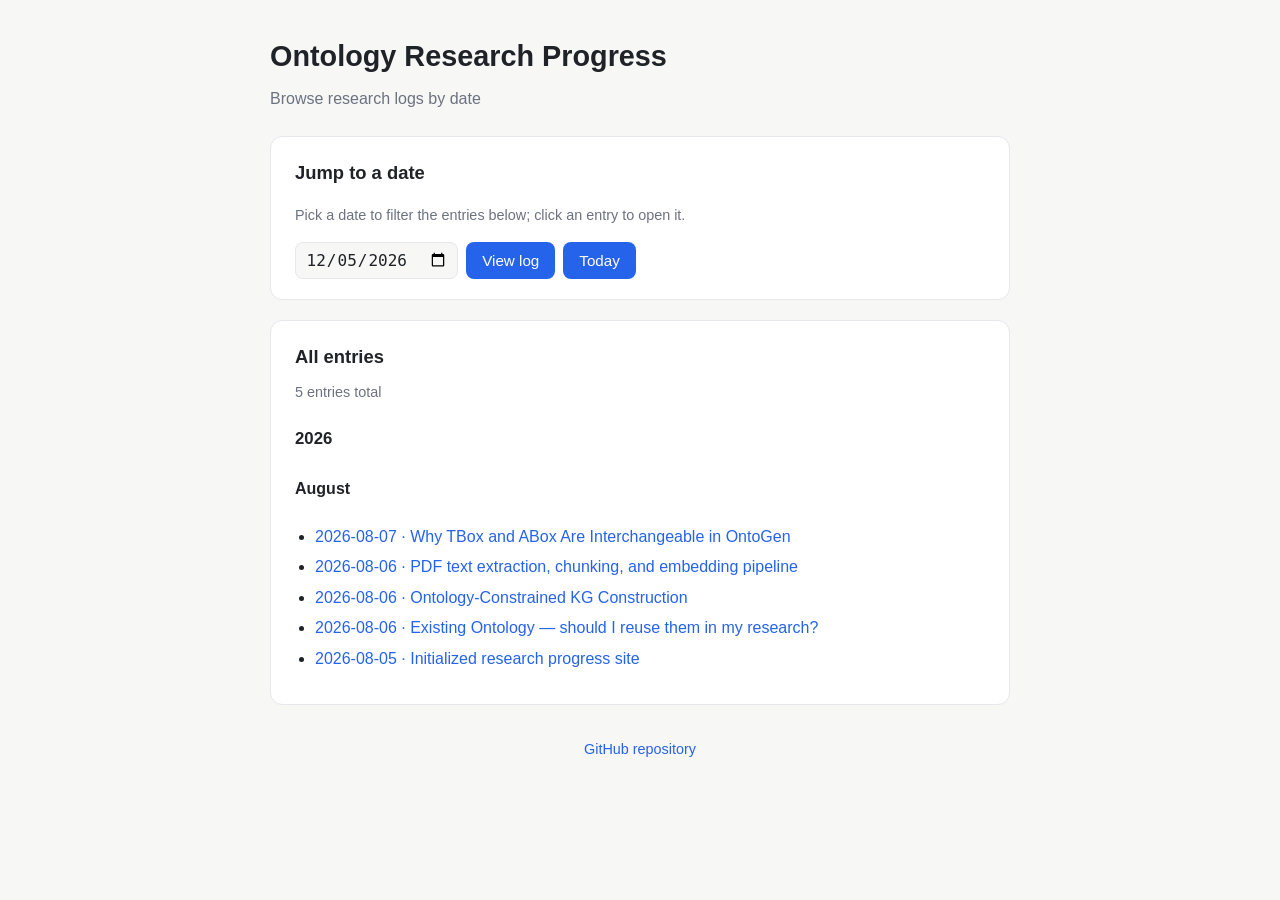
<file: index.html>
<!DOCTYPE html>
<html lang="en">
<head>
  <meta charset="UTF-8">
  <meta name="viewport" content="width=device-width, initial-scale=1.0">
  <meta name="description" content="Ontology research progress log, browsable by date.">
  <title>Ontology Research Progress</title>
  <link rel="stylesheet" href="assets/style.css">
</head>
<body>
  <div class="container">
    <header class="site-header">
      <h1>Ontology Research Progress</h1>
      <p class="tagline">Browse research logs by date</p>
    </header>

    <section class="card date-jump">
      <h2>Jump to a date</h2>
      <p class="muted">Pick a date to filter the entries below; click an entry to open it.</p>
      <form id="date-jump" class="date-form">
        <input type="date" id="date-input" required>
        <button type="submit">View log</button>
        <button type="button" id="today-btn">Today</button>
      </form>
      <p id="jump-message" class="jump-message hidden" role="status"></p>
    </section>

    <section class="card entry-list">
      <h2>All entries</h2>
      <!-- entries-start -->
<p class="entry-count" id="entry-count">5 entries total</p>
<h3>2026</h3>
<h4>August</h4>
<ul>
<li data-date="2026-08-07"><a href="entries/2026-08-07-Ontogen.html">2026-08-07 · Why TBox and ABox Are Interchangeable in OntoGen</a></li>
<li data-date="2026-08-06"><a href="entries/2026-08-06.html">2026-08-06 · PDF text extraction, chunking, and embedding pipeline</a></li>
<li data-date="2026-08-06"><a href="entries/2026-08-06-after-ontology.html">2026-08-06 · Ontology-Constrained KG Construction</a></li>
<li data-date="2026-08-06"><a href="entries/2026-08-06-existing-ontology.html">2026-08-06 · Existing Ontology — should I reuse them in my research?</a></li>
<li data-date="2026-08-05"><a href="entries/2026-08-05.html">2026-08-05 · Initialized research progress site</a></li>
</ul>
<!-- entries-end -->
    </section>

    <footer class="site-footer">
      <p><a href="https://github.com/ZYnoe/ontology-research-progress">GitHub repository</a></p>
    </footer>
  </div>
  <script src="assets/index.js"></script>
</body>
</html>
</file>
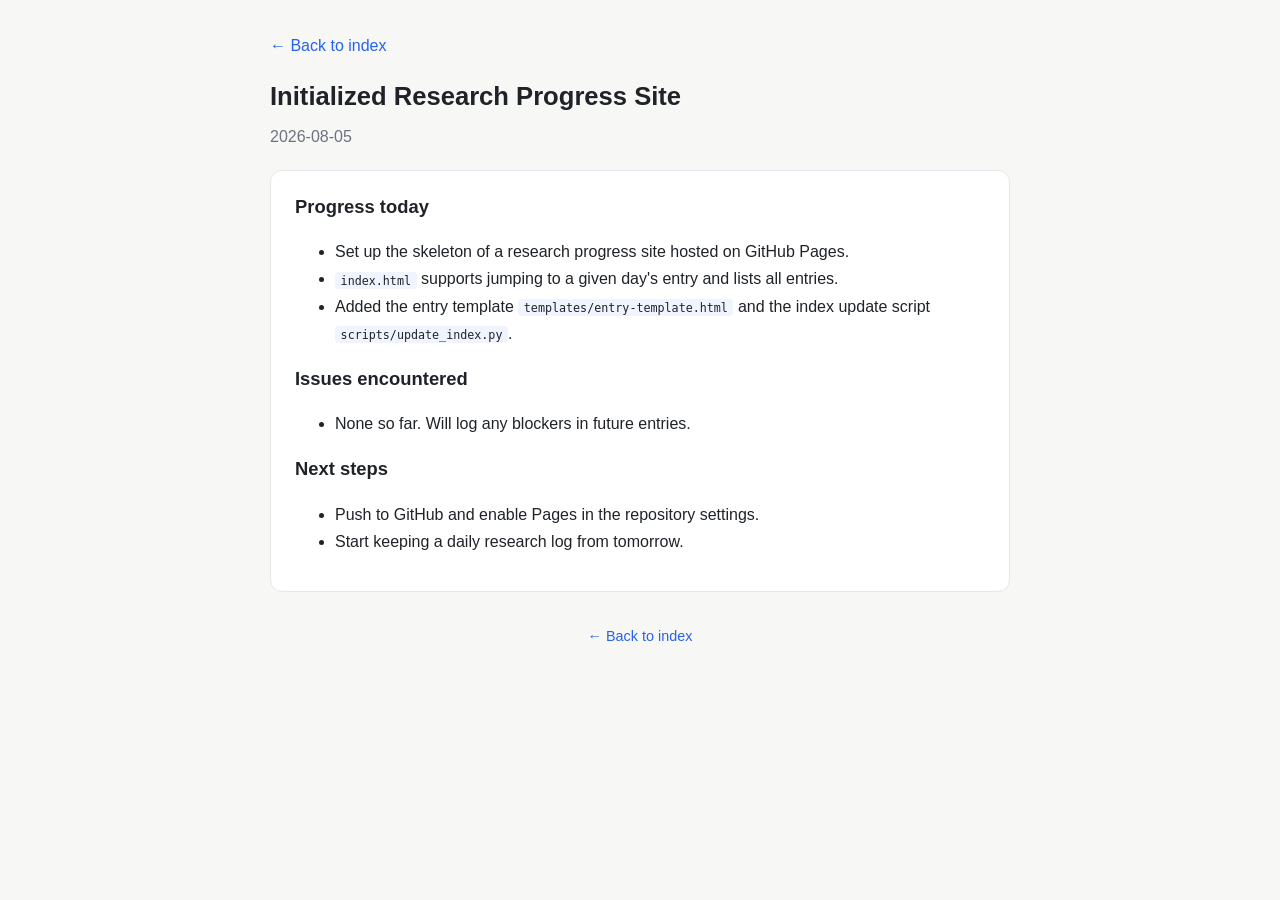
<file: entries/2026-08-05.html>
<!DOCTYPE html>
<html lang="en">
<head>
  <meta charset="UTF-8">
  <meta name="viewport" content="width=device-width, initial-scale=1.0">
  <title>2026-08-05 · Initialized research progress site</title>
  <link rel="stylesheet" href="../assets/style.css">
</head>
<body>
  <div class="container">
    <p class="breadcrumb"><a href="../index.html">← Back to index</a></p>

    <header class="entry-header">
      <h1>Initialized Research Progress Site</h1>
      <p class="entry-date">2026-08-05</p>
    </header>

    <main class="card">
      <h2>Progress today</h2>
      <ul>
        <li>Set up the skeleton of a research progress site hosted on GitHub Pages.</li>
        <li><code>index.html</code> supports jumping to a given day's entry and lists all entries.</li>
        <li>Added the entry template <code>templates/entry-template.html</code> and the index update script <code>scripts/update_index.py</code>.</li>
      </ul>

      <h2>Issues encountered</h2>
      <ul>
        <li>None so far. Will log any blockers in future entries.</li>
      </ul>

      <h2>Next steps</h2>
      <ul>
        <li>Push to GitHub and enable Pages in the repository settings.</li>
        <li>Start keeping a daily research log from tomorrow.</li>
      </ul>
    </main>

    <footer class="site-footer">
      <p><a href="../index.html">← Back to index</a></p>
    </footer>
  </div>
</body>
</html>
</file>
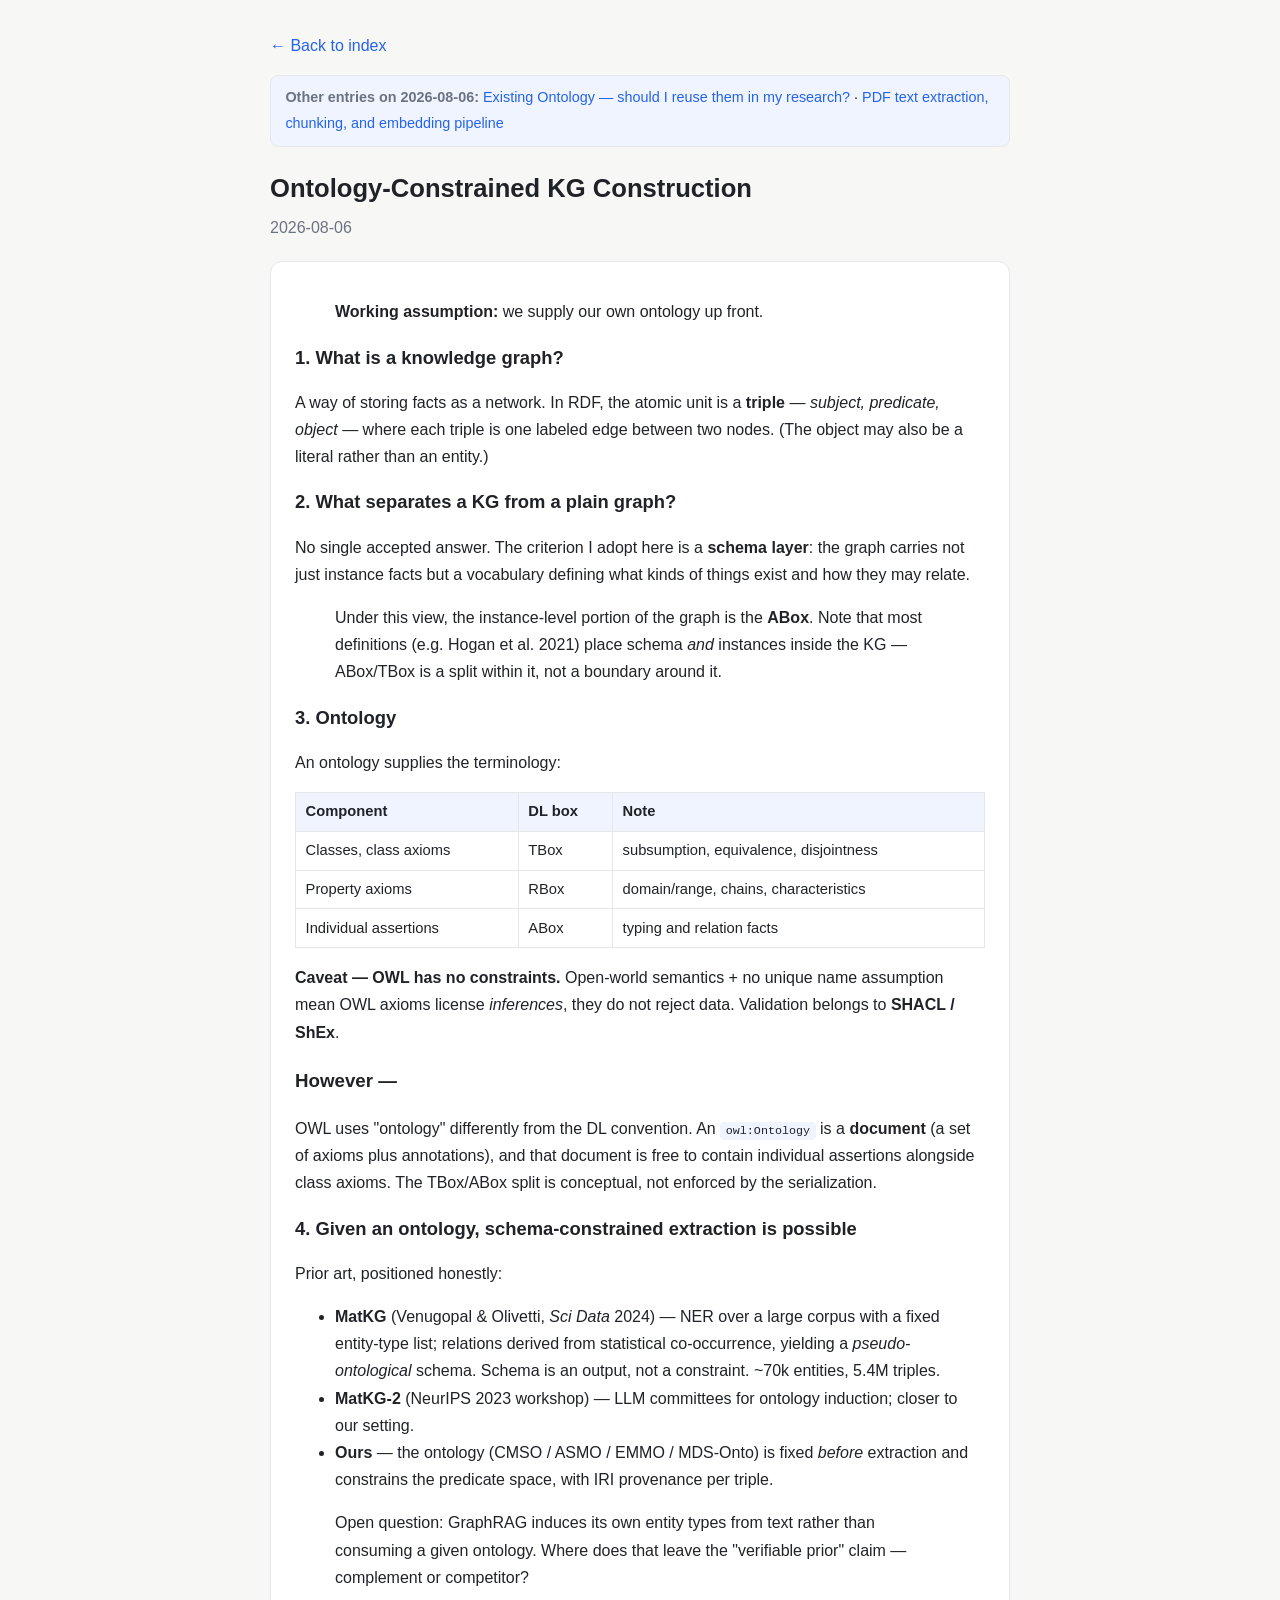
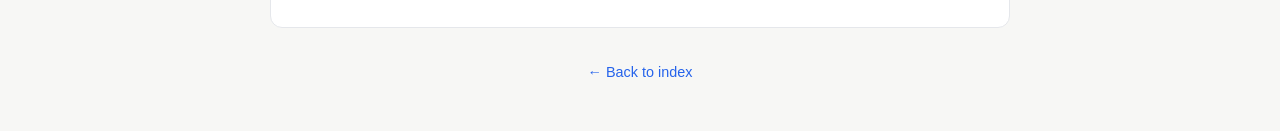
<file: entries/2026-08-06-after-ontology.html>
<!DOCTYPE html>
<html lang="en">
<head>
  <meta charset="UTF-8">
  <meta name="viewport" content="width=device-width, initial-scale=1.0">
  <title>2026-08-06 · Ontology-Constrained KG Construction</title>
  <link rel="stylesheet" href="../assets/style.css">
</head>
<body>
  <div class="container">
    <p class="breadcrumb"><a href="../index.html">← Back to index</a></p>
<!-- same-day-nav-start -->
<nav class="same-day-nav">
<span class="same-day-label">Other entries on 2026-08-06:</span> <a href="2026-08-06-existing-ontology.html">Existing Ontology — should I reuse them in my research?</a> · <a href="2026-08-06.html">PDF text extraction, chunking, and embedding pipeline</a>
</nav>
<!-- same-day-nav-end -->
    <header class="entry-header">
      <h1>Ontology-Constrained KG Construction</h1>
      <p class="entry-date">2026-08-06</p>
    </header>

    <main class="card">
<blockquote>
<p><strong>Working assumption:</strong> we supply our own ontology up front.</p>
</blockquote>
<h2>1. What is a knowledge graph?</h2>
<p>A way of storing facts as a network. In RDF, the atomic unit is a <strong>triple</strong> — <em>subject, predicate, object</em> — where each triple is one labeled edge between two nodes. (The object may also be a literal rather than an entity.)</p>
<h2>2. What separates a KG from a plain graph?</h2>
<p>No single accepted answer. The criterion I adopt here is a <strong>schema layer</strong>: the graph carries not just instance facts but a vocabulary defining what kinds of things exist and how they may relate.</p>
<blockquote>
<p>Under this view, the instance-level portion of the graph is the <strong>ABox</strong>. Note that most definitions (e.g. Hogan et al. 2021) place schema <em>and</em> instances inside the KG — ABox/TBox is a split within it, not a boundary around it.</p>
</blockquote>
<h2>3. Ontology</h2>
<p>An ontology supplies the terminology:</p>
<table>
<thead><tr><th>Component</th><th>DL box</th><th>Note</th></tr></thead>
<tbody>
<tr><td>Classes, class axioms</td><td>TBox</td><td>subsumption, equivalence, disjointness</td></tr>
<tr><td>Property axioms</td><td>RBox</td><td>domain/range, chains, characteristics</td></tr>
<tr><td>Individual assertions</td><td>ABox</td><td>typing and relation facts</td></tr>
</tbody></table>
<p><strong>Caveat — OWL has no constraints.</strong> Open-world semantics + no unique name assumption mean OWL axioms license <em>inferences</em>, they do not reject data. Validation belongs to <strong>SHACL / ShEx</strong>.</p>
<h3>However —</h3>
<p>OWL uses &quot;ontology&quot; differently from the DL convention. An <code>owl:Ontology</code> is a <strong>document</strong> (a set of axioms plus annotations), and that document is free to contain individual assertions alongside class axioms. The TBox/ABox split is conceptual, not enforced by the serialization.</p>
<h2>4. Given an ontology, schema-constrained extraction is possible</h2>
<p>Prior art, positioned honestly:</p>
<ul>
<li><strong>MatKG</strong> (Venugopal &amp; Olivetti, <em>Sci Data</em> 2024) — NER over a large corpus with a fixed entity-type list; relations derived from statistical co-occurrence, yielding a <em>pseudo-ontological</em> schema. Schema is an output, not a constraint. ~70k entities, 5.4M triples.</li>
<li><strong>MatKG-2</strong> (NeurIPS 2023 workshop) — LLM committees for ontology induction; closer to our setting.</li>
<li><strong>Ours</strong> — the ontology (CMSO / ASMO / EMMO / MDS-Onto) is fixed <em>before</em> extraction and constrains the predicate space, with IRI provenance per triple.</li>
</ul>
<blockquote>
<p>Open question: GraphRAG induces its own entity types from text rather than consuming a given ontology. Where does that leave the &quot;verifiable prior&quot; claim — complement or competitor?</p>
</blockquote>
    </main>

    <footer class="site-footer">
      <p><a href="../index.html">← Back to index</a></p>
    </footer>
  </div>
</body>
</html>
</file>
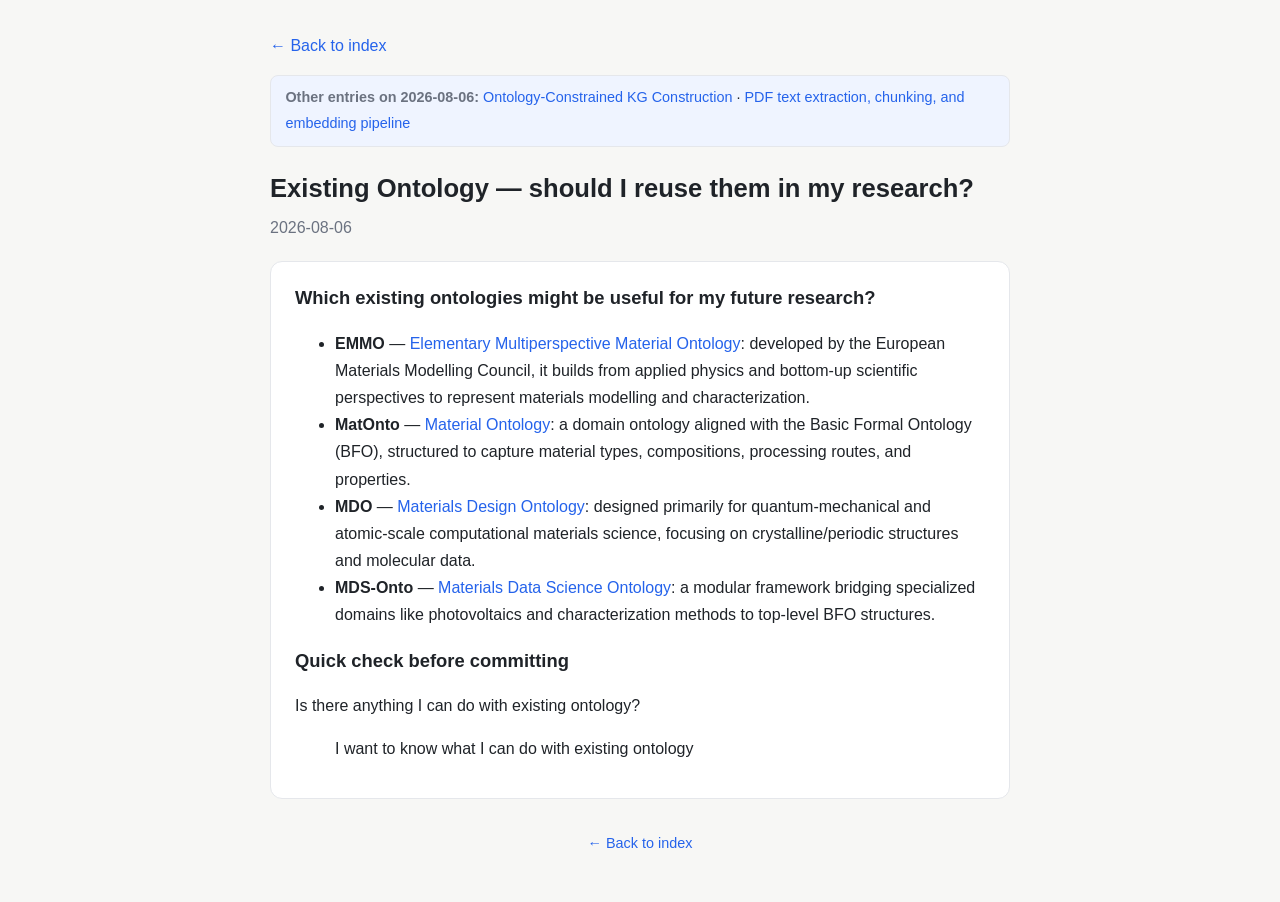
<file: entries/2026-08-06-existing-ontology.html>
<!DOCTYPE html>
<html lang="en">
<head>
  <meta charset="UTF-8">
  <meta name="viewport" content="width=device-width, initial-scale=1.0">
  <title>2026-08-06 · Existing Ontology — should I reuse them in my research?</title>
  <link rel="stylesheet" href="../assets/style.css">
</head>
<body>
  <div class="container">
    <p class="breadcrumb"><a href="../index.html">← Back to index</a></p>
<!-- same-day-nav-start -->
<nav class="same-day-nav">
<span class="same-day-label">Other entries on 2026-08-06:</span> <a href="2026-08-06-after-ontology.html">Ontology-Constrained KG Construction</a> · <a href="2026-08-06.html">PDF text extraction, chunking, and embedding pipeline</a>
</nav>
<!-- same-day-nav-end -->
    <header class="entry-header">
      <h1>Existing Ontology — should I reuse them in my research?</h1>
      <p class="entry-date">2026-08-06</p>
    </header>

    <main class="card">
<h2>Which existing ontologies might be useful for my future research?</h2>
<ul>
<li><strong>EMMO</strong> — <a href="https://github.com/emmo-repo/EMMO">Elementary Multiperspective Material Ontology</a>: developed by the European Materials Modelling Council, it builds from applied physics and bottom-up scientific perspectives to represent materials modelling and characterization.</li>
<li><strong>MatOnto</strong> — <a href="https://ontolearner.readthedocs.io/benchmarking/materials_science_and_engineering/matonto.html">Material Ontology</a>: a domain ontology aligned with the Basic Formal Ontology (BFO), structured to capture material types, compositions, processing routes, and properties.</li>
<li><strong>MDO</strong> — <a href="https://github.com/LiUSemWeb/Materials-Design-Ontology">Materials Design Ontology</a>: designed primarily for quantum-mechanical and atomic-scale computational materials science, focusing on crystalline/periodic structures and molecular data.</li>
<li><strong>MDS-Onto</strong> — <a href="https://www.nature.com/articles/s41597-025-04938-5">Materials Data Science Ontology</a>: a modular framework bridging specialized domains like photovoltaics and characterization methods to top-level BFO structures.</li>
</ul>
<h2>Quick check before committing</h2>
<p>Is there anything I can do with existing ontology?</p>
<blockquote>
<p>I want to know what I can do with existing ontology</p>
</blockquote>
    </main>

    <footer class="site-footer">
      <p><a href="../index.html">← Back to index</a></p>
    </footer>
  </div>
</body>
</html>
</file>
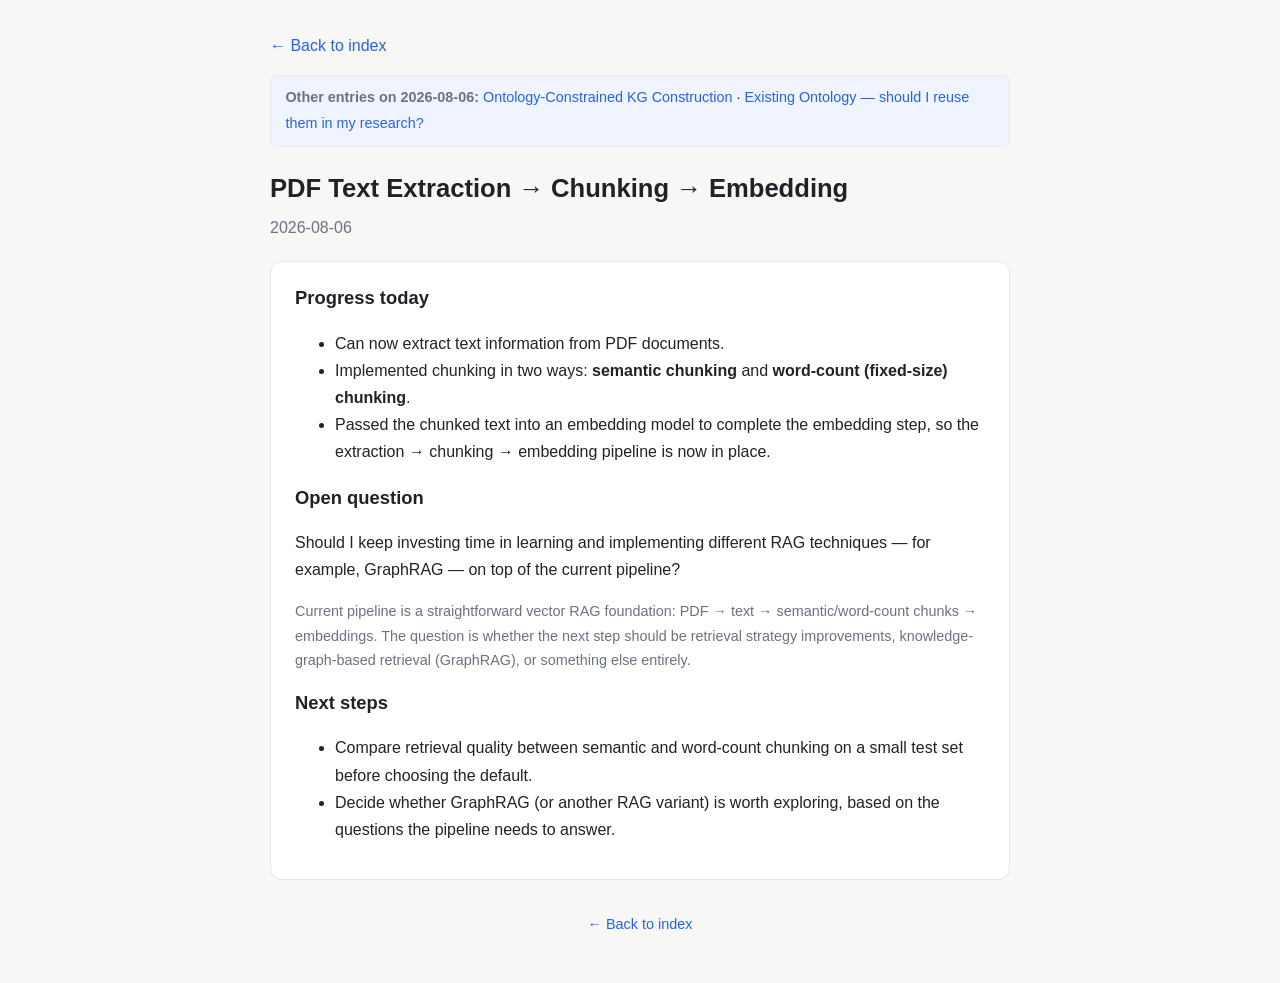
<file: entries/2026-08-06.html>
<!DOCTYPE html>
<html lang="en">
<head>
  <meta charset="UTF-8">
  <meta name="viewport" content="width=device-width, initial-scale=1.0">
  <title>2026-08-06 · PDF text extraction, chunking, and embedding pipeline</title>
  <link rel="stylesheet" href="../assets/style.css">
</head>
<body>
  <div class="container">
    <p class="breadcrumb"><a href="../index.html">← Back to index</a></p>
<!-- same-day-nav-start -->
<nav class="same-day-nav">
<span class="same-day-label">Other entries on 2026-08-06:</span> <a href="2026-08-06-after-ontology.html">Ontology-Constrained KG Construction</a> · <a href="2026-08-06-existing-ontology.html">Existing Ontology — should I reuse them in my research?</a>
</nav>
<!-- same-day-nav-end -->
    <header class="entry-header">
      <h1>PDF Text Extraction → Chunking → Embedding</h1>
      <p class="entry-date">2026-08-06</p>
    </header>

    <main class="card">
      <h2>Progress today</h2>
      <ul>
        <li>Can now extract text information from PDF documents.</li>
        <li>Implemented chunking in two ways: <strong>semantic chunking</strong> and
          <strong>word-count (fixed-size) chunking</strong>.</li>
        <li>Passed the chunked text into an embedding model to complete the embedding
          step, so the extraction → chunking → embedding pipeline is now in place.</li>
      </ul>

      <h2>Open question</h2>
      <p>Should I keep investing time in learning and implementing different RAG
        techniques — for example, GraphRAG — on top of the current pipeline?</p>
      <p class="muted">Current pipeline is a straightforward vector RAG foundation:
        PDF → text → semantic/word-count chunks → embeddings. The question is whether
        the next step should be retrieval strategy improvements, knowledge-graph-based
        retrieval (GraphRAG), or something else entirely.</p>

      <h2>Next steps</h2>
      <ul>
        <li>Compare retrieval quality between semantic and word-count chunking on a
          small test set before choosing the default.</li>
        <li>Decide whether GraphRAG (or another RAG variant) is worth exploring, based
          on the questions the pipeline needs to answer.</li>
      </ul>
    </main>

    <footer class="site-footer">
      <p><a href="../index.html">← Back to index</a></p>
    </footer>
  </div>
</body>
</html>
</file>
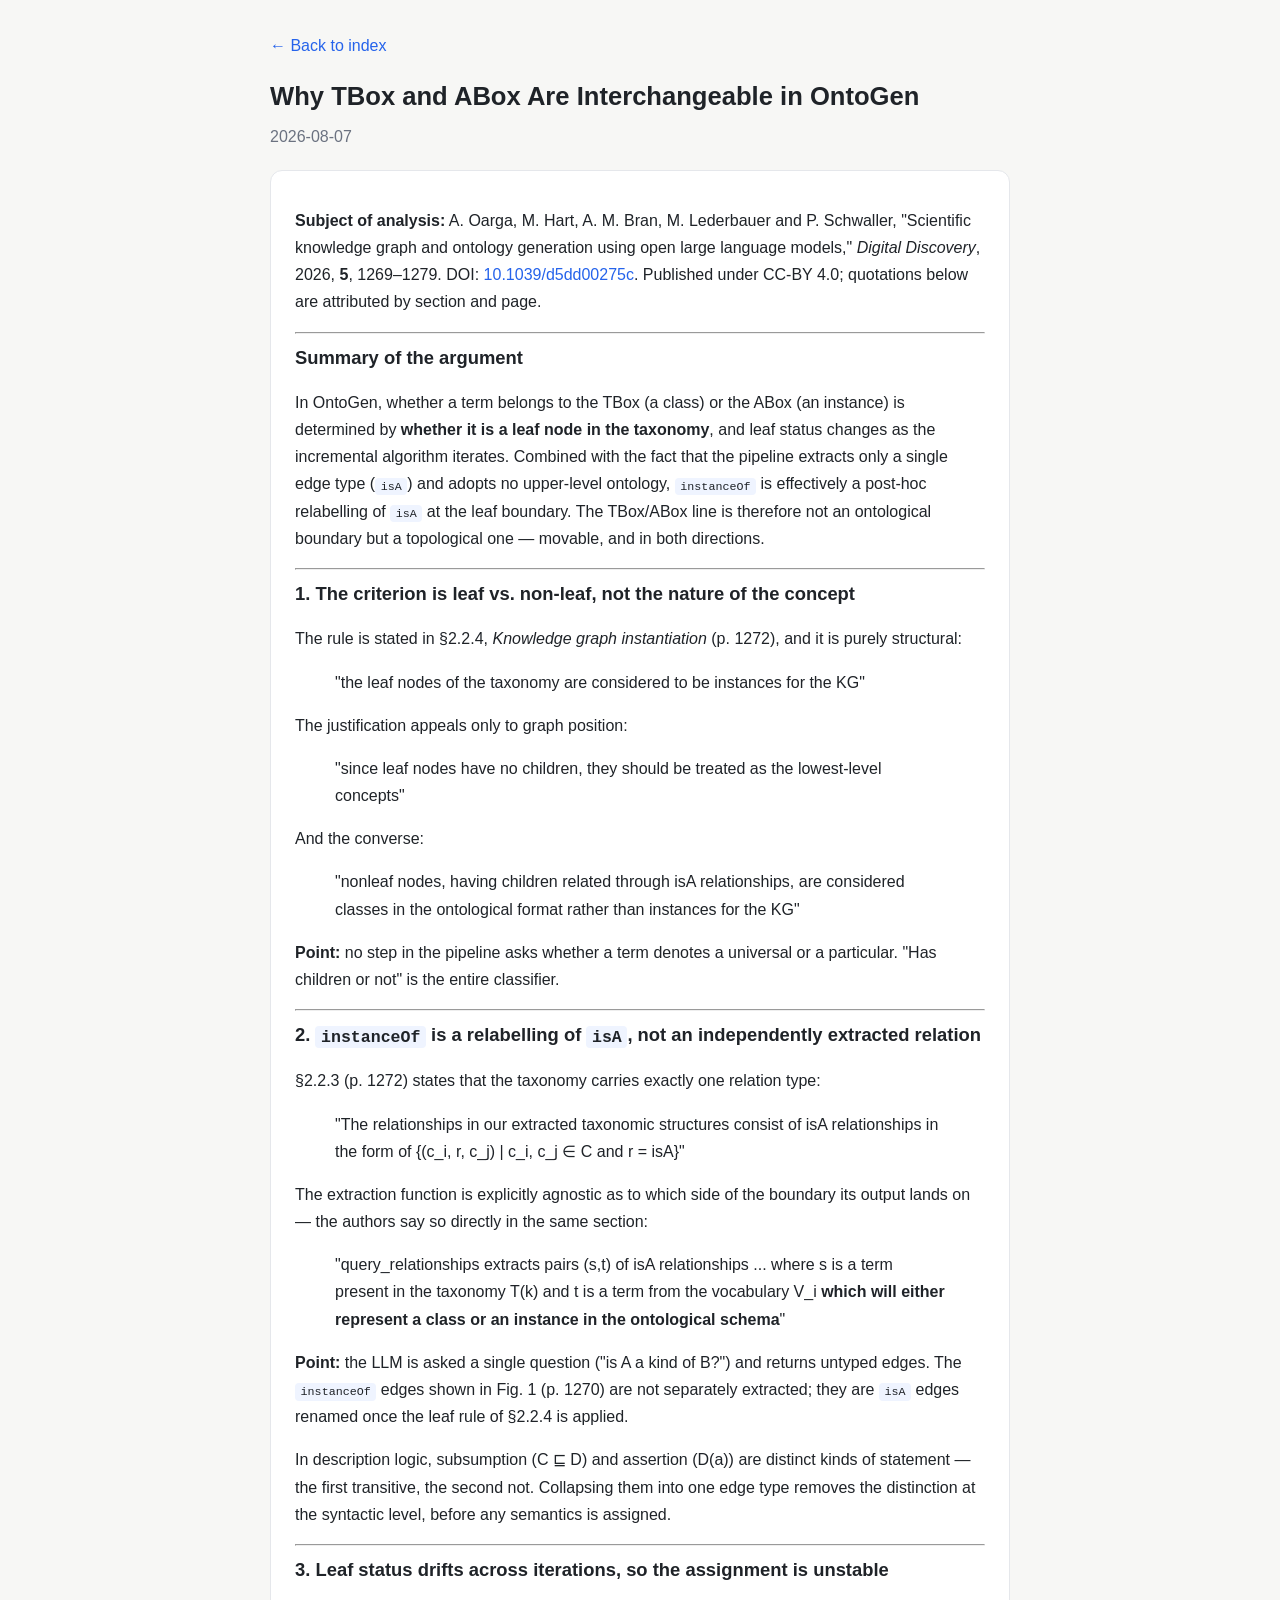
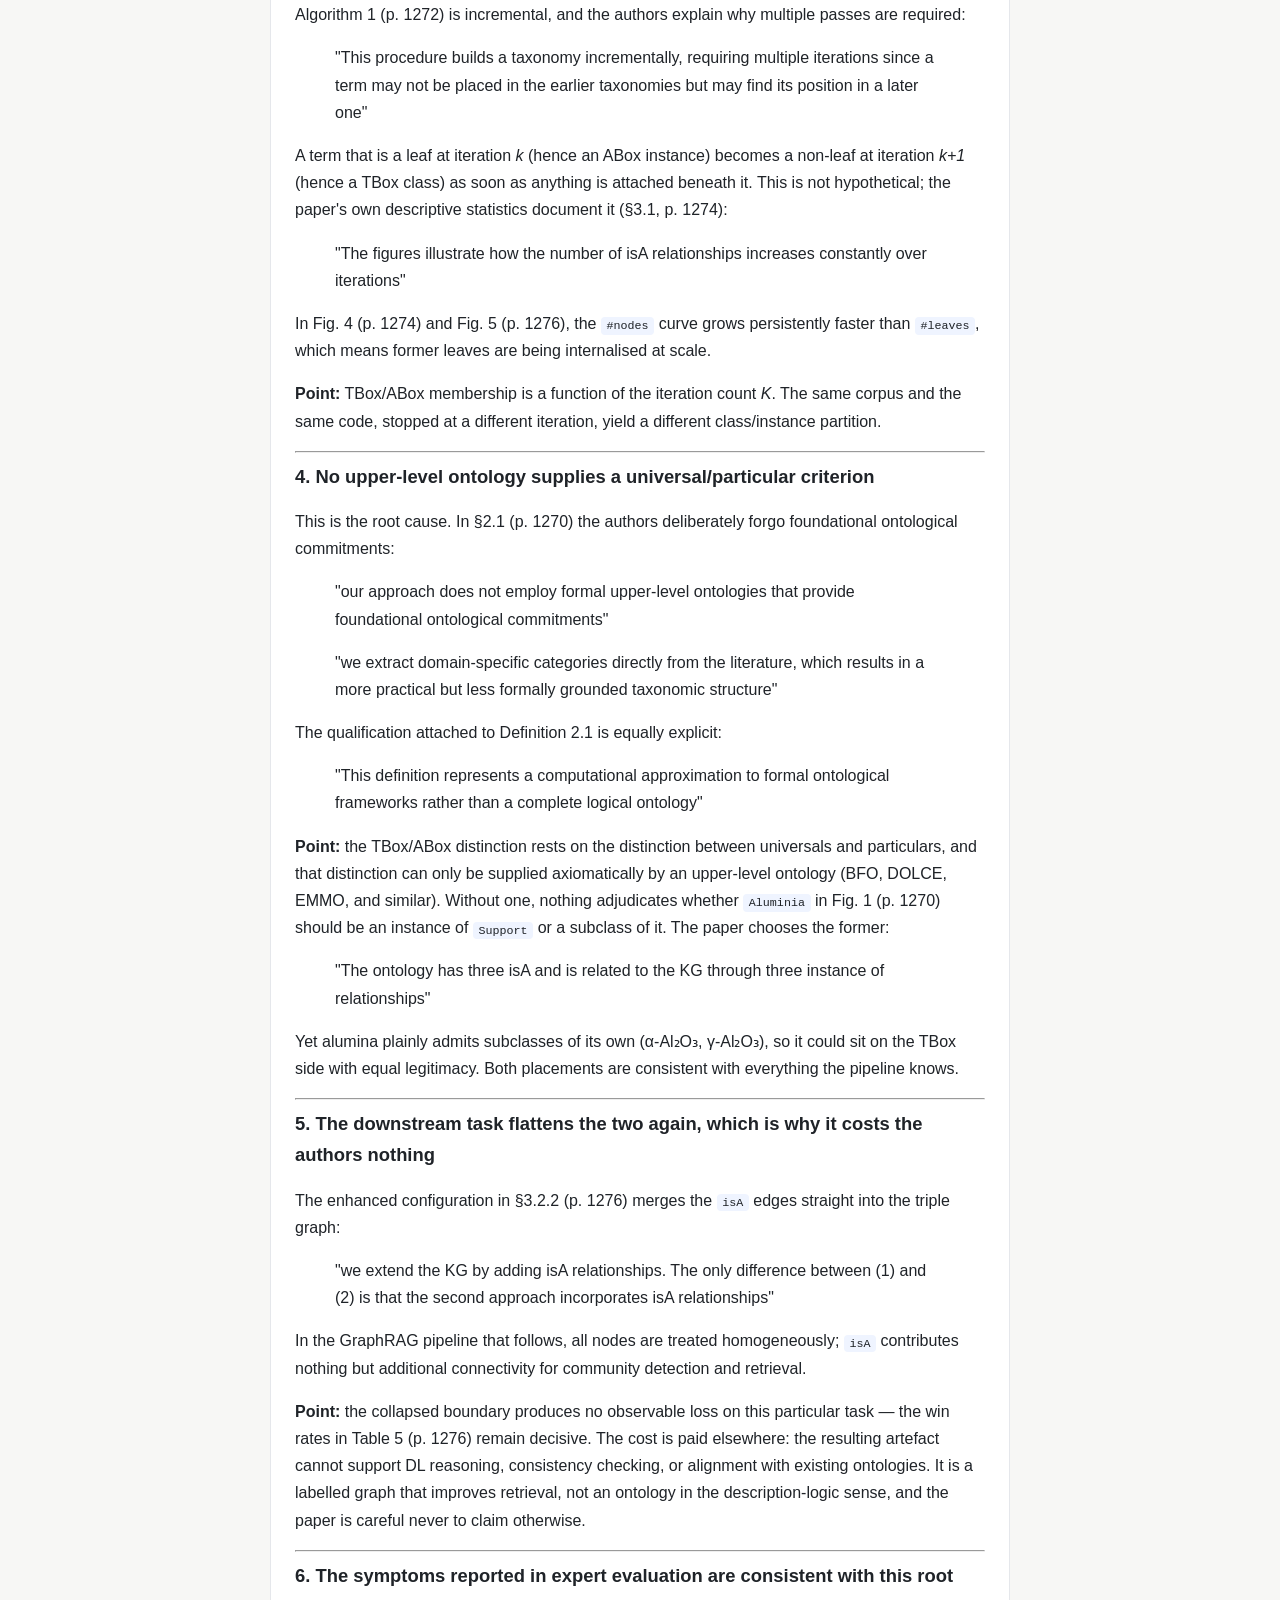
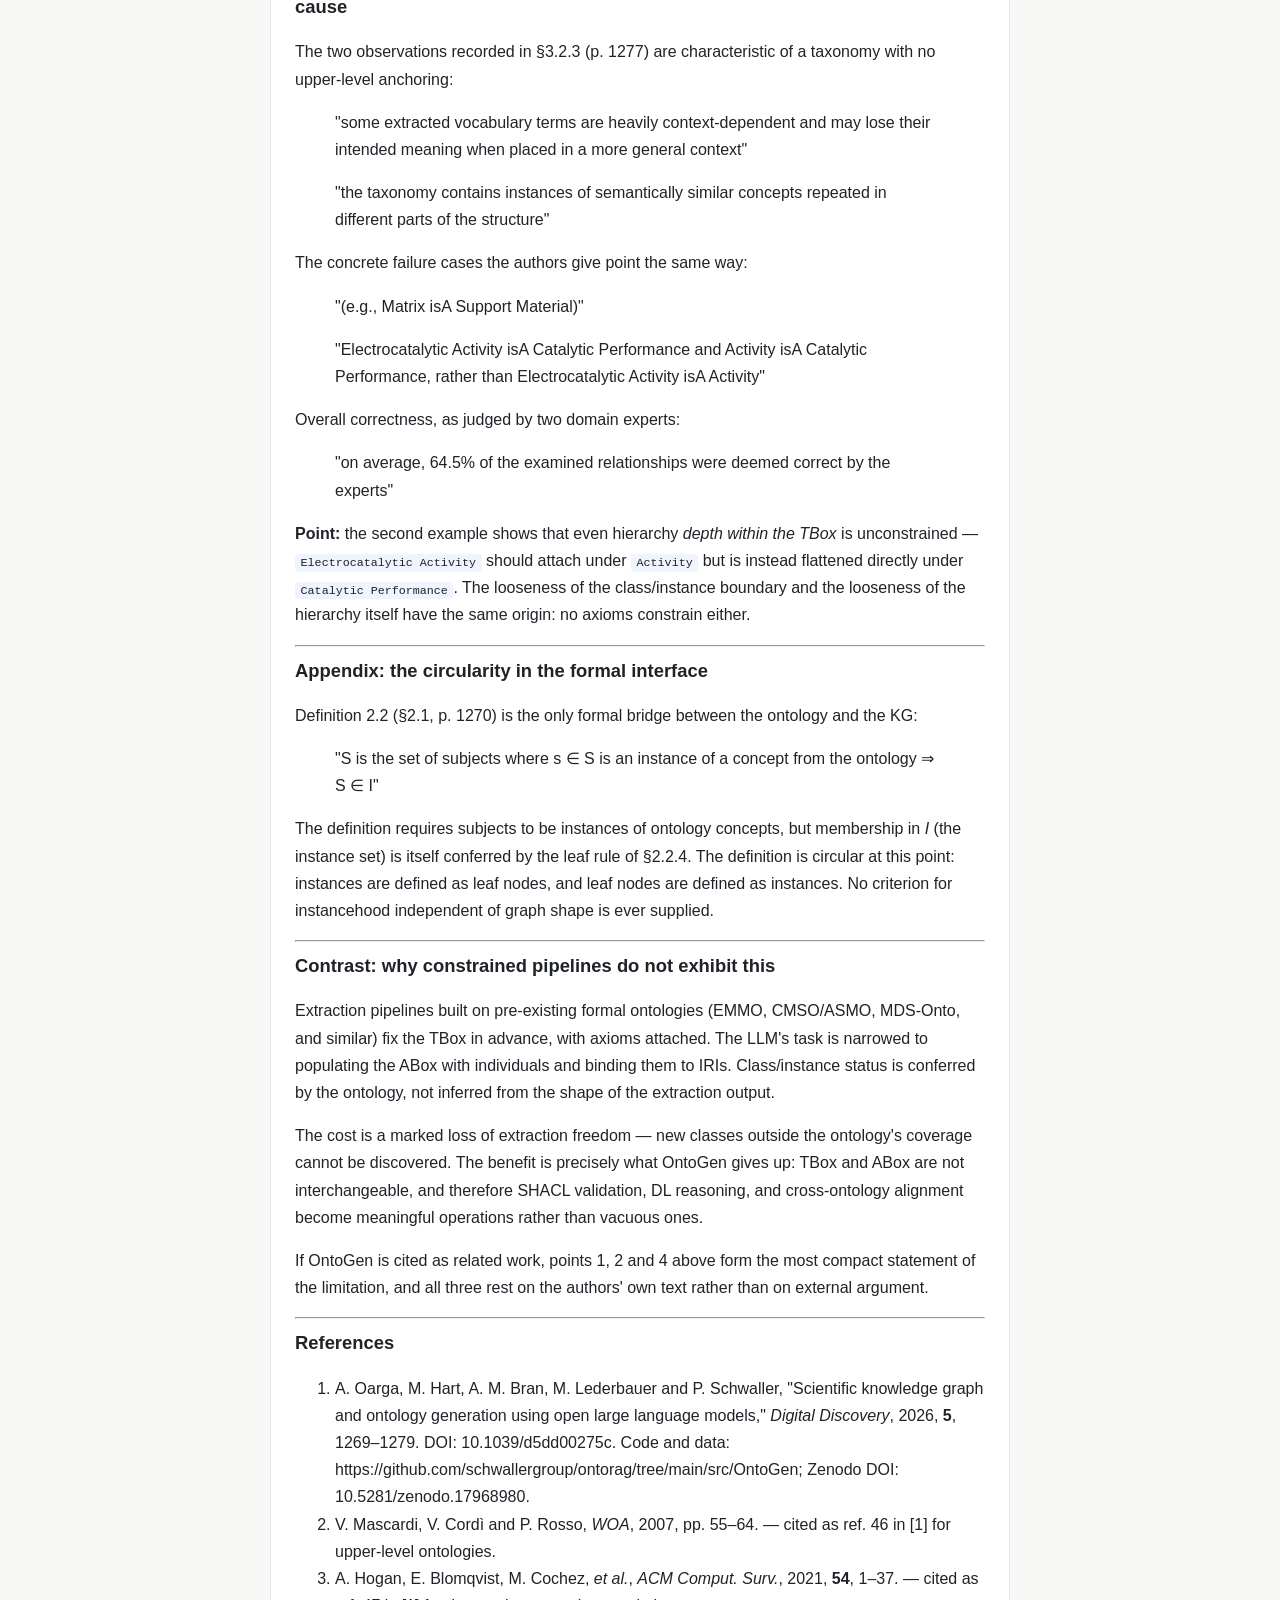
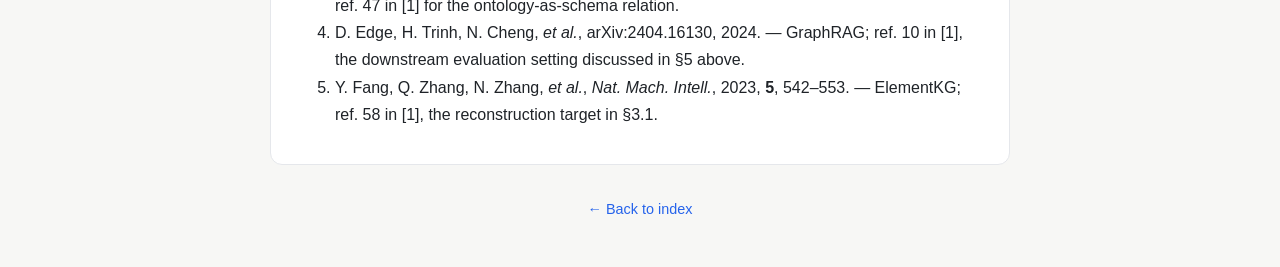
<file: entries/2026-08-07-Ontogen.html>
<!DOCTYPE html>
<html lang="en">
<head>
  <meta charset="UTF-8">
  <meta name="viewport" content="width=device-width, initial-scale=1.0">
  <title>2026-08-07 · Why TBox and ABox Are Interchangeable in OntoGen</title>
  <link rel="stylesheet" href="../assets/style.css">
</head>
<body>
  <div class="container">
    <p class="breadcrumb"><a href="../index.html">← Back to index</a></p>

    <header class="entry-header">
      <h1>Why TBox and ABox Are Interchangeable in OntoGen</h1>
      <p class="entry-date">2026-08-07</p>
    </header>

    <main class="card">
<p><strong>Subject of analysis:</strong> A. Oarga, M. Hart, A. M. Bran, M. Lederbauer and P. Schwaller, &quot;Scientific knowledge graph and ontology generation using open large language models,&quot; <em>Digital Discovery</em>, 2026, <strong>5</strong>, 1269–1279. DOI: <a href="https://doi.org/10.1039/d5dd00275c">10.1039/d5dd00275c</a>. Published under CC-BY 4.0; quotations below are attributed by section and page.</p>
<hr>
<h2>Summary of the argument</h2>
<p>In OntoGen, whether a term belongs to the TBox (a class) or the ABox (an instance) is determined by <strong>whether it is a leaf node in the taxonomy</strong>, and leaf status changes as the incremental algorithm iterates. Combined with the fact that the pipeline extracts only a single edge type (<code>isA</code>) and adopts no upper-level ontology, <code>instanceOf</code> is effectively a post-hoc relabelling of <code>isA</code> at the leaf boundary. The TBox/ABox line is therefore not an ontological boundary but a topological one — movable, and in both directions.</p>
<hr>
<h2>1. The criterion is leaf vs. non-leaf, not the nature of the concept</h2>
<p>The rule is stated in §2.2.4, <em>Knowledge graph instantiation</em> (p. 1272), and it is purely structural:</p>
<blockquote>
<p>&quot;the leaf nodes of the taxonomy are considered to be instances for the KG&quot;</p>
</blockquote>
<p>The justification appeals only to graph position:</p>
<blockquote>
<p>&quot;since leaf nodes have no children, they should be treated as the lowest-level concepts&quot;</p>
</blockquote>
<p>And the converse:</p>
<blockquote>
<p>&quot;nonleaf nodes, having children related through isA relationships, are considered classes in the ontological format rather than instances for the KG&quot;</p>
</blockquote>
<p><strong>Point:</strong> no step in the pipeline asks whether a term denotes a universal or a particular. &quot;Has children or not&quot; is the entire classifier.</p>
<hr>
<h2>2. <code>instanceOf</code> is a relabelling of <code>isA</code>, not an independently extracted relation</h2>
<p>§2.2.3 (p. 1272) states that the taxonomy carries exactly one relation type:</p>
<blockquote>
<p>&quot;The relationships in our extracted taxonomic structures consist of isA relationships in the form of {(c_i, r, c_j) | c_i, c_j ∈ C and r = isA}&quot;</p>
</blockquote>
<p>The extraction function is explicitly agnostic as to which side of the boundary its output lands on — the authors say so directly in the same section:</p>
<blockquote>
<p>&quot;query_relationships extracts pairs (s,t) of isA relationships ... where s is a term present in the taxonomy T(k) and t is a term from the vocabulary V_i <strong>which will either represent a class or an instance in the ontological schema</strong>&quot;</p>
</blockquote>
<p><strong>Point:</strong> the LLM is asked a single question (&quot;is A a kind of B?&quot;) and returns untyped edges. The <code>instanceOf</code> edges shown in Fig. 1 (p. 1270) are not separately extracted; they are <code>isA</code> edges renamed once the leaf rule of §2.2.4 is applied.</p>
<p>In description logic, subsumption (C ⊑ D) and assertion (D(a)) are distinct kinds of statement — the first transitive, the second not. Collapsing them into one edge type removes the distinction at the syntactic level, before any semantics is assigned.</p>
<hr>
<h2>3. Leaf status drifts across iterations, so the assignment is unstable</h2>
<p>Algorithm 1 (p. 1272) is incremental, and the authors explain why multiple passes are required:</p>
<blockquote>
<p>&quot;This procedure builds a taxonomy incrementally, requiring multiple iterations since a term may not be placed in the earlier taxonomies but may find its position in a later one&quot;</p>
</blockquote>
<p>A term that is a leaf at iteration <em>k</em> (hence an ABox instance) becomes a non-leaf at iteration <em>k+1</em> (hence a TBox class) as soon as anything is attached beneath it. This is not hypothetical; the paper&#x27;s own descriptive statistics document it (§3.1, p. 1274):</p>
<blockquote>
<p>&quot;The figures illustrate how the number of isA relationships increases constantly over iterations&quot;</p>
</blockquote>
<p>In Fig. 4 (p. 1274) and Fig. 5 (p. 1276), the <code>#nodes</code> curve grows persistently faster than <code>#leaves</code>, which means former leaves are being internalised at scale.</p>
<p><strong>Point:</strong> TBox/ABox membership is a function of the iteration count <em>K</em>. The same corpus and the same code, stopped at a different iteration, yield a different class/instance partition.</p>
<hr>
<h2>4. No upper-level ontology supplies a universal/particular criterion</h2>
<p>This is the root cause. In §2.1 (p. 1270) the authors deliberately forgo foundational ontological commitments:</p>
<blockquote>
<p>&quot;our approach does not employ formal upper-level ontologies that provide foundational ontological commitments&quot;</p>
</blockquote>
<blockquote>
<p>&quot;we extract domain-specific categories directly from the literature, which results in a more practical but less formally grounded taxonomic structure&quot;</p>
</blockquote>
<p>The qualification attached to Definition 2.1 is equally explicit:</p>
<blockquote>
<p>&quot;This definition represents a computational approximation to formal ontological frameworks rather than a complete logical ontology&quot;</p>
</blockquote>
<p><strong>Point:</strong> the TBox/ABox distinction rests on the distinction between universals and particulars, and that distinction can only be supplied axiomatically by an upper-level ontology (BFO, DOLCE, EMMO, and similar). Without one, nothing adjudicates whether <code>Aluminia</code> in Fig. 1 (p. 1270) should be an instance of <code>Support</code> or a subclass of it. The paper chooses the former:</p>
<blockquote>
<p>&quot;The ontology has three isA and is related to the KG through three instance of relationships&quot;</p>
</blockquote>
<p>Yet alumina plainly admits subclasses of its own (α-Al₂O₃, γ-Al₂O₃), so it could sit on the TBox side with equal legitimacy. Both placements are consistent with everything the pipeline knows.</p>
<hr>
<h2>5. The downstream task flattens the two again, which is why it costs the authors nothing</h2>
<p>The enhanced configuration in §3.2.2 (p. 1276) merges the <code>isA</code> edges straight into the triple graph:</p>
<blockquote>
<p>&quot;we extend the KG by adding isA relationships. The only difference between (1) and (2) is that the second approach incorporates isA relationships&quot;</p>
</blockquote>
<p>In the GraphRAG pipeline that follows, all nodes are treated homogeneously; <code>isA</code> contributes nothing but additional connectivity for community detection and retrieval.</p>
<p><strong>Point:</strong> the collapsed boundary produces no observable loss on this particular task — the win rates in Table 5 (p. 1276) remain decisive. The cost is paid elsewhere: the resulting artefact cannot support DL reasoning, consistency checking, or alignment with existing ontologies. It is a labelled graph that improves retrieval, not an ontology in the description-logic sense, and the paper is careful never to claim otherwise.</p>
<hr>
<h2>6. The symptoms reported in expert evaluation are consistent with this root cause</h2>
<p>The two observations recorded in §3.2.3 (p. 1277) are characteristic of a taxonomy with no upper-level anchoring:</p>
<blockquote>
<p>&quot;some extracted vocabulary terms are heavily context-dependent and may lose their intended meaning when placed in a more general context&quot;</p>
</blockquote>
<blockquote>
<p>&quot;the taxonomy contains instances of semantically similar concepts repeated in different parts of the structure&quot;</p>
</blockquote>
<p>The concrete failure cases the authors give point the same way:</p>
<blockquote>
<p>&quot;(e.g., Matrix isA Support Material)&quot;</p>
</blockquote>
<blockquote>
<p>&quot;Electrocatalytic Activity isA Catalytic Performance and Activity isA Catalytic Performance, rather than Electrocatalytic Activity isA Activity&quot;</p>
</blockquote>
<p>Overall correctness, as judged by two domain experts:</p>
<blockquote>
<p>&quot;on average, 64.5% of the examined relationships were deemed correct by the experts&quot;</p>
</blockquote>
<p><strong>Point:</strong> the second example shows that even hierarchy <em>depth within the TBox</em> is unconstrained — <code>Electrocatalytic Activity</code> should attach under <code>Activity</code> but is instead flattened directly under <code>Catalytic Performance</code>. The looseness of the class/instance boundary and the looseness of the hierarchy itself have the same origin: no axioms constrain either.</p>
<hr>
<h2>Appendix: the circularity in the formal interface</h2>
<p>Definition 2.2 (§2.1, p. 1270) is the only formal bridge between the ontology and the KG:</p>
<blockquote>
<p>&quot;S is the set of subjects where s ∈ S is an instance of a concept from the ontology ⇒ S ∈ I&quot;</p>
</blockquote>
<p>The definition requires subjects to be instances of ontology concepts, but membership in <em>I</em> (the instance set) is itself conferred by the leaf rule of §2.2.4. The definition is circular at this point: instances are defined as leaf nodes, and leaf nodes are defined as instances. No criterion for instancehood independent of graph shape is ever supplied.</p>
<hr>
<h2>Contrast: why constrained pipelines do not exhibit this</h2>
<p>Extraction pipelines built on pre-existing formal ontologies (EMMO, CMSO/ASMO, MDS-Onto, and similar) fix the TBox in advance, with axioms attached. The LLM&#x27;s task is narrowed to populating the ABox with individuals and binding them to IRIs. Class/instance status is conferred by the ontology, not inferred from the shape of the extraction output.</p>
<p>The cost is a marked loss of extraction freedom — new classes outside the ontology&#x27;s coverage cannot be discovered. The benefit is precisely what OntoGen gives up: TBox and ABox are not interchangeable, and therefore SHACL validation, DL reasoning, and cross-ontology alignment become meaningful operations rather than vacuous ones.</p>
<p>If OntoGen is cited as related work, points 1, 2 and 4 above form the most compact statement of the limitation, and all three rest on the authors&#x27; own text rather than on external argument.</p>
<hr>
<h2>References</h2>
<ol>
<li>A. Oarga, M. Hart, A. M. Bran, M. Lederbauer and P. Schwaller, &quot;Scientific knowledge graph and ontology generation using open large language models,&quot; <em>Digital Discovery</em>, 2026, <strong>5</strong>, 1269–1279. DOI: 10.1039/d5dd00275c. Code and data: https://github.com/schwallergroup/ontorag/tree/main/src/OntoGen; Zenodo DOI: 10.5281/zenodo.17968980.</li>
<li>V. Mascardi, V. Cordì and P. Rosso, <em>WOA</em>, 2007, pp. 55–64. — cited as ref. 46 in [1] for upper-level ontologies.</li>
<li>A. Hogan, E. Blomqvist, M. Cochez, <em>et al.</em>, <em>ACM Comput. Surv.</em>, 2021, <strong>54</strong>, 1–37. — cited as ref. 47 in [1] for the ontology-as-schema relation.</li>
<li>D. Edge, H. Trinh, N. Cheng, <em>et al.</em>, arXiv:2404.16130, 2024. — GraphRAG; ref. 10 in [1], the downstream evaluation setting discussed in §5 above.</li>
<li>Y. Fang, Q. Zhang, N. Zhang, <em>et al.</em>, <em>Nat. Mach. Intell.</em>, 2023, <strong>5</strong>, 542–553. — ElementKG; ref. 58 in [1], the reconstruction target in §3.1.</li>
</ol>
    </main>

    <footer class="site-footer">
      <p><a href="../index.html">← Back to index</a></p>
    </footer>
  </div>
</body>
</html>
</file>
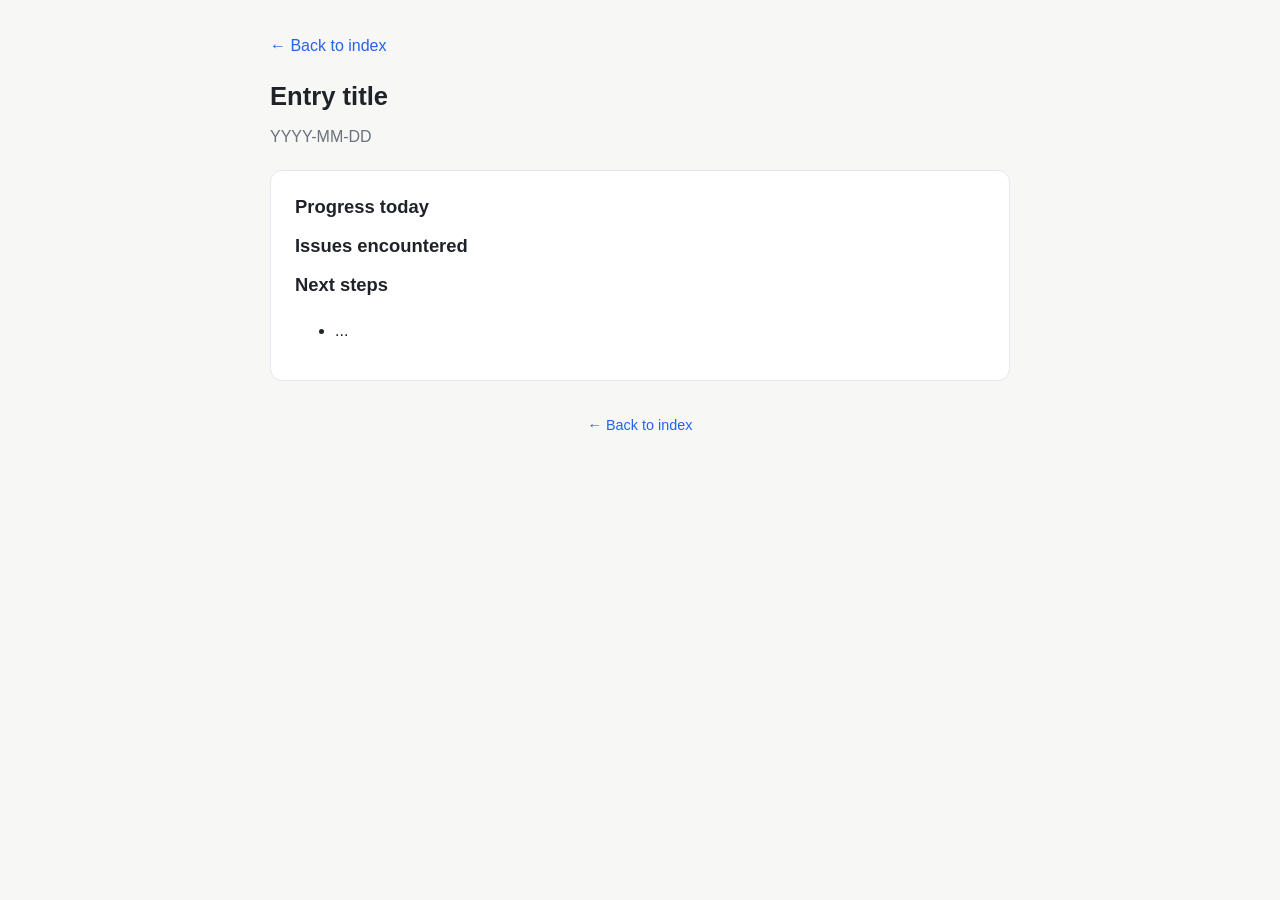
<file: templates/entry-template.html>
<!DOCTYPE html>
<html lang="en">
<head>
  <meta charset="UTF-8">
  <meta name="viewport" content="width=device-width, initial-scale=1.0">
  <title>YYYY-MM-DD · Entry title</title>
  <link rel="stylesheet" href="../assets/style.css">
</head>
<body>
  <div class="container">
    <p class="breadcrumb"><a href="../index.html">← Back to index</a></p>

    <header class="entry-header">
      <h1>Entry title</h1>
      <p class="entry-date">YYYY-MM-DD</p>
    </header>

    <main class="card">
      <h2>Progress today</h2>
      <!-- Write what you did today -->

      <h2>Issues encountered</h2>
      <!-- Note blockers, questions, and thoughts -->

      <h2>Next steps</h2>
      <ul>
        <li>...</li>
      </ul>
    </main>

    <footer class="site-footer">
      <p><a href="../index.html">← Back to index</a></p>
    </footer>
  </div>
</body>
</html>
</file>
<file: assets/style.css>
:root {
  --bg: #f7f7f5;
  --card: #ffffff;
  --text: #1f2328;
  --muted: #6b7280;
  --accent: #2563eb;
  --accent-soft: #eff4ff;
  --border: #e5e7eb;
}

@media (prefers-color-scheme: dark) {
  :root {
    --bg: #17181c;
    --card: #1f2229;
    --text: #e6e6e6;
    --muted: #9ca3af;
    --accent: #7aa2f7;
    --accent-soft: #232a3d;
    --border: #2f333c;
  }
}

* {
  box-sizing: border-box;
}

body {
  margin: 0;
  font-family: -apple-system, BlinkMacSystemFont, "Segoe UI", Roboto,
    "PingFang SC", "Hiragino Sans GB", "Microsoft YaHei", sans-serif;
  background: var(--bg);
  color: var(--text);
  line-height: 1.7;
}

.container {
  max-width: 780px;
  margin: 0 auto;
  padding: 2rem 1.25rem;
}

a {
  color: var(--accent);
  text-decoration: none;
}

a:hover {
  text-decoration: underline;
}

.site-header {
  margin-bottom: 1.5rem;
}

.site-header h1 {
  margin: 0 0 0.25rem;
  font-size: 1.8rem;
}

.tagline {
  margin: 0;
  color: var(--muted);
}

.card {
  background: var(--card);
  border: 1px solid var(--border);
  border-radius: 12px;
  padding: 1.25rem 1.5rem;
  margin: 1.25rem 0;
}

.card h2 {
  margin: 0 0 0.5rem;
  font-size: 1.15rem;
}

.muted {
  color: var(--muted);
  font-size: 0.9rem;
}

.date-form {
  display: flex;
  gap: 0.5rem;
  flex-wrap: wrap;
  margin-top: 0.75rem;
}

.date-form input {
  padding: 0.45rem 0.6rem;
  border: 1px solid var(--border);
  border-radius: 8px;
  background: var(--bg);
  color: var(--text);
  font-size: 1rem;
}

.date-form button {
  padding: 0.45rem 1rem;
  border: none;
  border-radius: 8px;
  background: var(--accent);
  color: #ffffff;
  font-size: 0.95rem;
  cursor: pointer;
}

.date-form button:hover {
  opacity: 0.9;
}

.jump-message {
  margin: 0.75rem 0 0;
  color: var(--accent);
}

.hidden {
  display: none;
}

.entry-count {
  color: var(--muted);
  font-size: 0.9rem;
  margin: 0 0 0.75rem;
}

.entry-list h3 {
  margin: 1.25rem 0 0.25rem;
  font-size: 1.05rem;
}

.entry-list ul {
  margin: 0.25rem 0 0.75rem;
  padding-left: 1.25rem;
}

.entry-list li {
  margin: 0.2rem 0;
}

.empty {
  color: var(--muted);
}

.breadcrumb {
  margin: 0 0 1rem;
}

.same-day-nav {
  background: var(--accent-soft);
  border: 1px solid var(--border);
  border-radius: 8px;
  padding: 0.55rem 0.9rem;
  margin: 0 0 1.25rem;
  font-size: 0.9rem;
  line-height: 1.8;
}

.same-day-label {
  color: var(--muted);
  font-weight: 600;
}

.entry-header h1 {
  margin: 0 0 0.25rem;
  font-size: 1.6rem;
}

.entry-date {
  margin: 0;
  color: var(--muted);
}

.site-footer {
  margin-top: 2rem;
  color: var(--muted);
  font-size: 0.9rem;
  text-align: center;
}

main .card h3 {
  margin: 1.5rem 0 0.4rem;
  font-size: 1.05rem;
}

main .card h4 {
  margin: 1.15rem 0 0.35rem;
  font-size: 0.95rem;
  color: var(--accent);
}

code {
  background: var(--accent-soft);
  border-radius: 4px;
  padding: 0.1rem 0.35rem;
  font-size: 0.9em;
}

table {
  border-collapse: collapse;
  width: 100%;
  margin: 0.75rem 0;
  font-size: 0.92rem;
}

th,
td {
  border: 1px solid var(--border);
  padding: 0.4rem 0.6rem;
  text-align: left;
  vertical-align: top;
}

th {
  background: var(--accent-soft);
}
</file>
